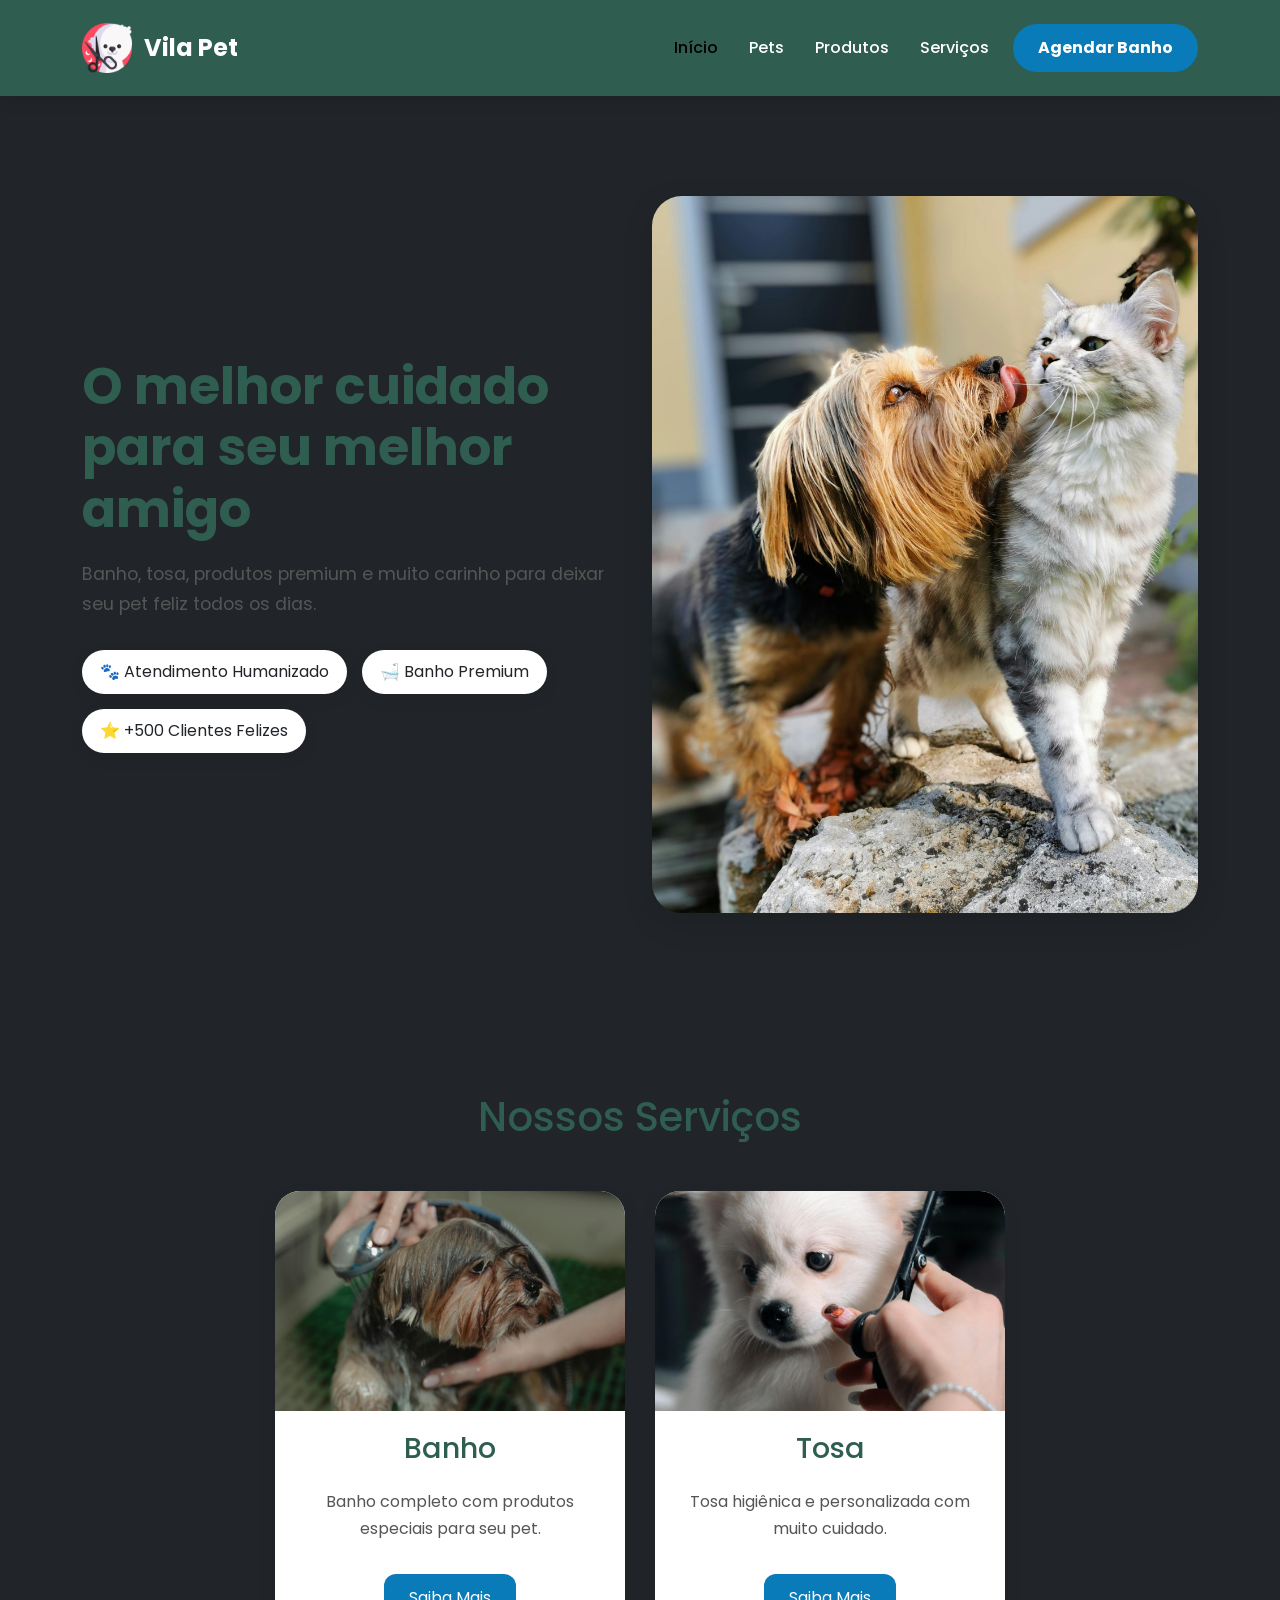
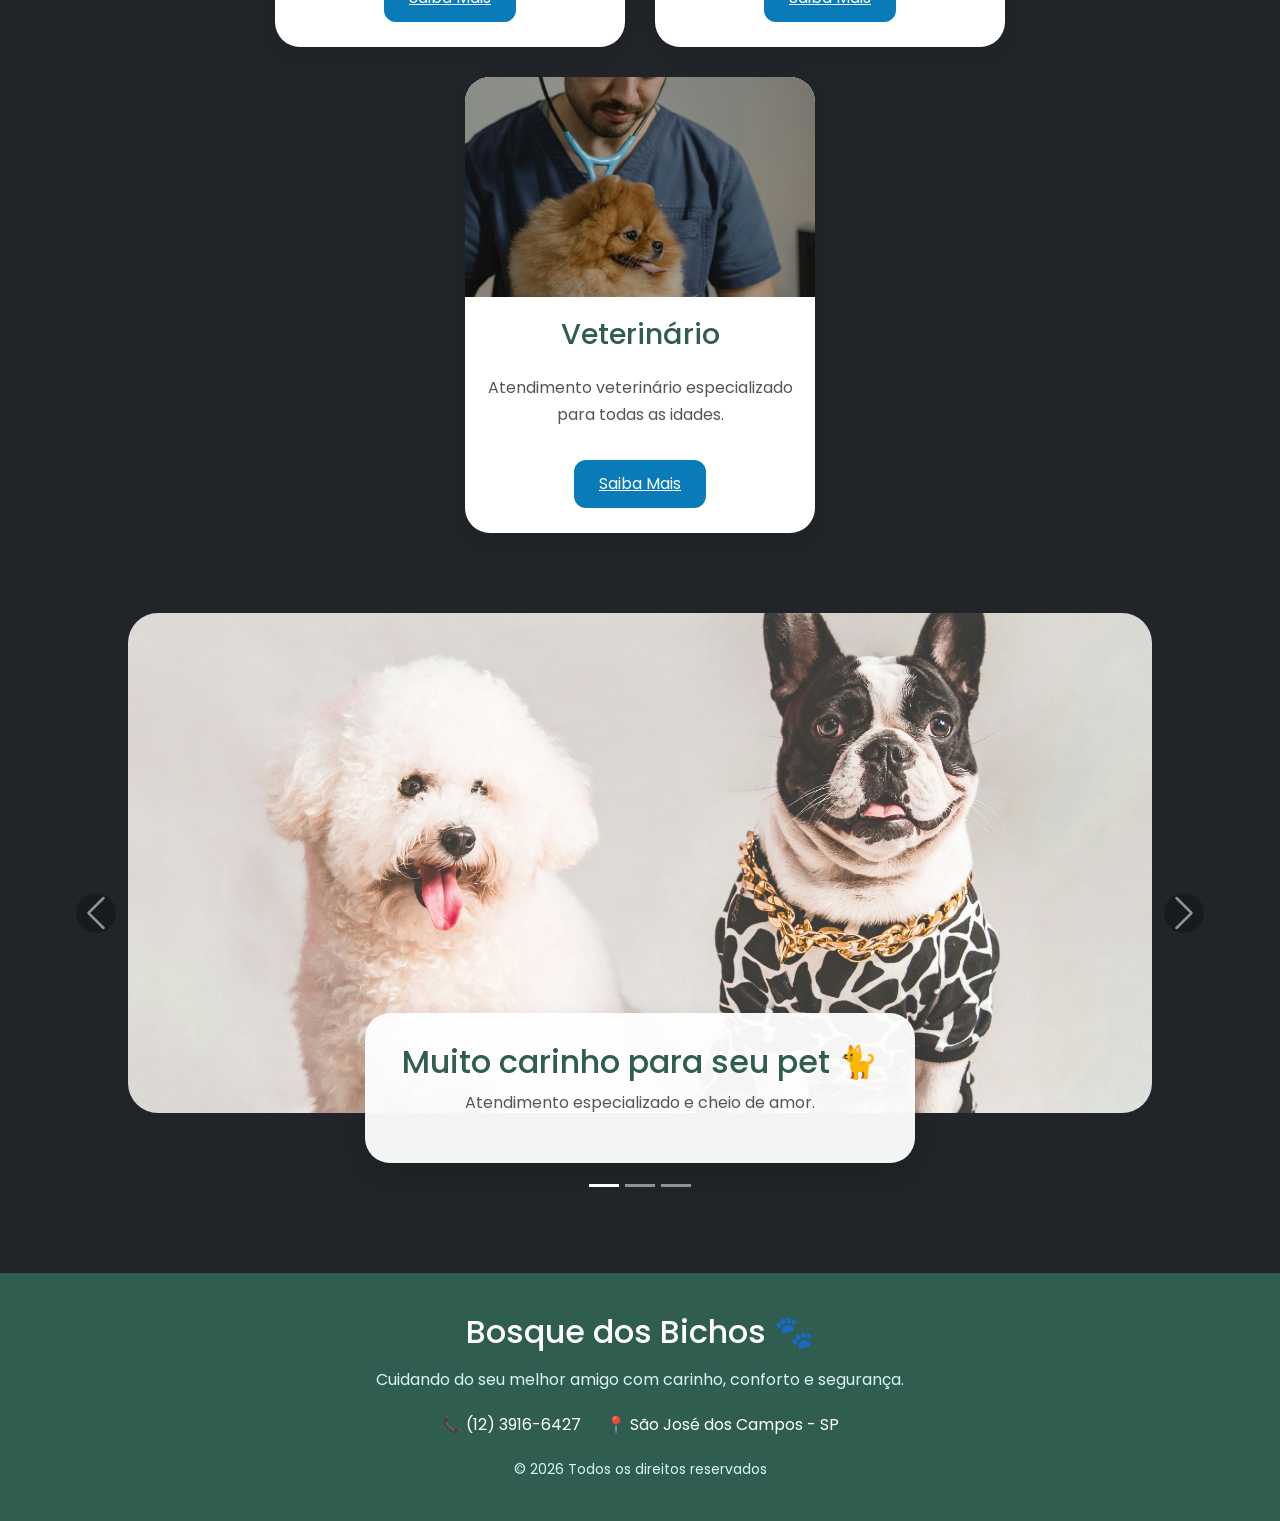
<file: index.html>
<!doctype html>
<html lang="pt-br">

<head>

  <!-- Home page -->

  <meta charset="utf-8">

  <meta name="viewport" content="width=device-width, initial-scale=1">

  <title>Bosque dos Bichos</title>

  <!-- BOOTSTRAP -->
  <link href="https://cdn.jsdelivr.net/npm/bootstrap@5.3.8/dist/css/bootstrap.min.css" rel="stylesheet">

  <!-- GOOGLE FONTS -->
  <link rel="preconnect" href="https://fonts.googleapis.com">

  <link rel="preconnect" href="https://fonts.gstatic.com" crossorigin>

  <link href="https://fonts.googleapis.com/css2?family=Poppins:wght@300;400;500;600;700&display=swap"
    rel="stylesheet">

  <!-- CSS -->
  <link rel="stylesheet" href="style.css">

</head>

<body>

  
  <!-- HEADER -->

  <header class="header-petshop">

    <nav class="navbar navbar-expand-lg">

      <div class="container">

        <!-- LOGO -->

        <a class="logo-petshop" href="index.html">

          <img src="img/corte-de-cabelo.png" alt="Logo Petshop">

          <span>
            Vila Pet
          </span>

        </a>

        <!-- MOBILE -->

        <button class="navbar-toggler"
          type="button"
          data-bs-toggle="collapse"
          data-bs-target="#menuPetshop">

          <span class="navbar-toggler-icon"></span>

        </button>

        <!-- MENU -->

        <div class="collapse navbar-collapse justify-content-end"
          id="menuPetshop">

          <ul class="navbar-nav align-items-center">

            <li class="nav-item">
              <!-- Home -->
              <a class="nav-link active-link" href="index.html">
                Início
              </a>
            </li>

            <li class="nav-item">
              <!-- Pets -->
              <a class="nav-link" href="pets.html">
                Pets
              </a>
            </li>

            <li class="nav-item">
              <!-- Products -->
              <a class="nav-link" href="produtos.html">
                Produtos
              </a>
            </li>

            <li class="nav-item">
              <!-- Services -->
              <a class="nav-link" href="servicos.html">
                Serviços
              </a>
            </li>

            <li class="nav-item ms-3">

              <!-- Schedule -->
              <button class="btn-agendar"
                data-bs-toggle="modal"
                data-bs-target="#modalPet">

                Agendar Banho 

              </button>

            </li>

          </ul>

        </div>

      </div>

    </nav>

  </header>

  <!-- HERO -->

  <section class="hero-petshop">

    <div class="container">

      <div class="row align-items-center">

        <!-- TEXT -->

        <div class="col-lg-6 hero-texto">

          <!-- Title -->
          <h1>
            O melhor cuidado para seu melhor amigo 
          </h1>

          <p>
            Banho, tosa, produtos premium e muito carinho
            para deixar seu pet feliz todos os dias.
          </p>

          <!-- BENEFITS -->
          <div class="hero-beneficios">

            <span>
              🐾 Atendimento Humanizado
            </span>

            <!-- Premium -->
            <span>
              🛁 Banho Premium
            </span>

            <!-- Happy -->
            <span>
              ⭐ +500 Clientes Felizes
            </span>

          </div>

        </div>

        <!-- IMAGE -->

        <div class="col-lg-6 hero-imagem">

          <img src="img/cachorro e gato.jpg" alt="Banner Petshop">

        </div>

      </div>

    </div>

  </section>

  <!-- SERVICES -->

  <section class="servicos">

    <h2>
      Nossos Serviços
    </h2>

    <!-- CARDS -->
    <div class="cards-servicos ">

      <!-- CARD 1 -->
      <div class="card-servico hidden-card">

        <!-- Image -->
        <img src="img/banho.jpg" alt="Banho">

        <!-- Title -->
        <h3>
          Banho
        </h3>

        <!-- Text -->
        <p>
          Banho completo com produtos especiais para seu pet.
        </p>

        <!-- Button -->
        <button>
         <a href="servicos.html"> Saiba Mais</a>
        </button>

      </div>

      <!-- CARD 2 -->
      <div class="card-servico hidden-card">

        <!-- Image -->
        <img src="img/TOSA.jpg" alt="Tosa">

        <!-- Title -->
        <h3>
          Tosa
        </h3>

        <!-- Text -->
        <p>
          Tosa higiênica e personalizada com muito cuidado.
        </p>

        <!-- Button -->
        <button>
         <a href="servicos.html"> Saiba Mais</a>
        </button>

      </div>

      <!-- CARD 3 -->
      <div class="card-servico hidden-card">

        <!-- Image -->
        <img src="img/vet-dog.jpg" alt="Veterinário">

        <!-- Title -->
        <h3>
          Veterinário
        </h3>

        <!-- Text -->
        <p>
          Atendimento veterinário especializado para todas as idades.
        </p>

        <!-- Button -->
        <button>
          <a href="servicos.html">Saiba Mais</a>
          
        </button>

      </div>

    </div>

  </section>

  <!-- CAROUSEL -->

  <section class="carrossel-petshop">

    <!-- Wrap -->
    <div id="carouselPetshop"
      class="carousel slide"
      data-bs-ride="carousel"
      data-bs-interval="3000">

      <!-- Dots -->

      <div class="carousel-indicators">

        <!-- 1 -->
        <button type="button"
          data-bs-target="#carouselPetshop"
          data-bs-slide-to="0"
          class="active">
        </button>

        <!-- 2 -->
        <button type="button"
          data-bs-target="#carouselPetshop"
          data-bs-slide-to="1">
        </button>

        <!-- 3 -->
        <button type="button"
          data-bs-target="#carouselPetshop"
          data-bs-slide-to="2">
        </button>

      </div>

      <!-- Slides -->

      <div class="carousel-inner">

        <!-- Slide 1 -->
        <div class="carousel-item active">

          <!-- Image -->
          <img src="img/carrossel1.jpg"
            class="imagem-carrossel"
            alt="Pet Feliz">

          <div class="carousel-caption">

            <!-- Title -->
            <h2>
              Muito carinho para seu pet 🐈
            </h2>

            <!-- Text -->
            <p>
              Atendimento especializado e cheio de amor.
            </p>

          </div>

        </div>

        <!-- Slide 2 -->
        <div class="carousel-item">

          <!-- Image -->
          <img src="img/carrossel2.jpg"
            class="imagem-carrossel"
            alt="Banho e Tosa">

          <!-- Caption -->
          <div class="carousel-caption">

            <!-- Title -->
            <h2>
              Banho & Tosa Premium ✂️
            </h2>

            <!-- Text -->
            <p>
              Seu melhor amigo limpo, cheiroso e feliz.
            </p>

          </div>

        </div>

        <!-- Slide 3 -->
        <div class="carousel-item">

          <!-- Image -->
          <img src="img/carrossel3.jpg"
            class="imagem-carrossel"
            alt="Produtos">

          <!-- Caption -->
          <div class="carousel-caption">

            <!-- Title -->
            <h2>
              Produtos de Qualidade 🦴
            </h2>

            <!-- Text -->
            <p>
              Tudo que seu pet precisa em um só lugar.
            </p>

          </div>

        </div>

      </div>

      <!-- Prev -->

      <button class="carousel-control-prev"
        type="button"
        data-bs-target="#carouselPetshop"
        data-bs-slide="prev">

        <!-- Left -->
        <span class="carousel-control-prev-icon"></span>

      </button>

      <!-- Next -->

      <button class="carousel-control-next"
        type="button"
        data-bs-target="#carouselPetshop"
        data-bs-slide="next">

        <!-- Right -->
        <span class="carousel-control-next-icon"></span>

      </button>

    </div>

  </section>

<!-- FOOTER -->

  <footer class="footer-petshop">

    <!-- Wrap -->
    <div class="container">

      <!-- Name -->
      <h3>
        Bosque dos Bichos 🐾
      </h3>

      <!-- Slogan -->
      <p>
        Cuidando do seu melhor amigo com carinho,
        conforto e segurança.
      </p>

      <!-- Contact -->
      <div class="footer-contato">

        <!-- Phone -->
        <span>
          📞 (12) 3916-6427
        </span>

        <!-- Location -->
        <span>
          📍 São José dos Campos - SP
        </span>

      </div>

      <!-- Copyright -->
      <small>
        © 2026 Todos os direitos reservados
      </small>

    </div>

  </footer>

  <!-- MODAL -->

  <div class="modal fade"
    id="modalPet"
    tabindex="-1">

    <!-- Dialog -->
    <div class="modal-dialog modal-dialog-centered">

      <!-- Content -->
      <div class="modal-content">

        <!-- Header -->

        <div class="modal-header">

          <!-- Title -->
          <h2 class="modal-title">
            Agendar Banho 🐶
          </h2>

          <!-- Close -->
          <button type="button"
            class="btn-close"
            data-bs-dismiss="modal">
          </button>

        </div>

        <!-- Body -->

        <div class="modal-body">

          <!-- Name -->
          <input type="text"
            class="form-control mb-3"
            placeholder="Nome do pet">

          <!-- Breed -->
          <input type="text"
            class="form-control mb-3"
            placeholder="Raça do pet">

          <!-- Phone -->
          <input type="tel"
            class="form-control mb-3"
            placeholder="Telefone do responsável">

          <!-- Size -->
          <select class="form-select mb-3">

            <option>
              Porte do pet
            </option>

            <!-- Small -->
            <option>
              Pequeno
            </option>

            <!-- Medium -->
            <option>
              Médio
            </option>

            <!-- Large -->
            <option>
              Grande
            </option>

          </select>

          <!-- Service -->

          <select class="form-select mb-3">

            <option>
              Escolha um serviço
            </option>

            <!-- Bath -->
            <option>
              Banho
            </option>

            <!-- Bath & Groom -->
            <option>
              Banho e Tosa
            </option>

            <!-- Vet -->
            <option>
              Consulta Veterinária
            </option>

          </select>

          <!-- Date -->

          <input type="date"
            class="form-control mb-3">

          <!-- Time -->

          <select class="form-select mb-3">

            <option>
              Escolha um horário
            </option>

            <!-- 09:00 -->
            <option>
              09:00
            </option>

            <!-- 10:30 -->
            <option>
              10:30
            </option>

            <!-- 13:00 -->
            <option>
              13:00
            </option>

            <!-- 15:30 -->
            <option>
              15:30
            </option>

            <!-- 17:00 -->
            <option>
              17:00
            </option>

          </select>

          <!-- Notes -->

          <!-- Notes -->
          <textarea class="form-control"
            rows="4"
            placeholder="Observações sobre o pet"></textarea>

        </div>

        <!-- Footer -->

        <div class="modal-footer">

          <!-- Confirm -->
          <button class="btn-modal"
            onclick="agendarPet()">

            Confirmar Agendamento

          </button>

        </div>

      </div>

    </div>

  </div>

  <!-- Bootstrap -->

  <script src="https://cdn.jsdelivr.net/npm/bootstrap@5.3.8/dist/js/bootstrap.bundle.min.js"></script>

  <!-- Script -->

  <script src="js/script.js"></script>

</body>

</html>
  <script src="https://cdn.jsdelivr.net/npm/bootstrap@5.3.8/dist/js/bootstrap.bundle.min.js"></script>
  <script src="js/script.js"></script>

</body>

</html>
</file>
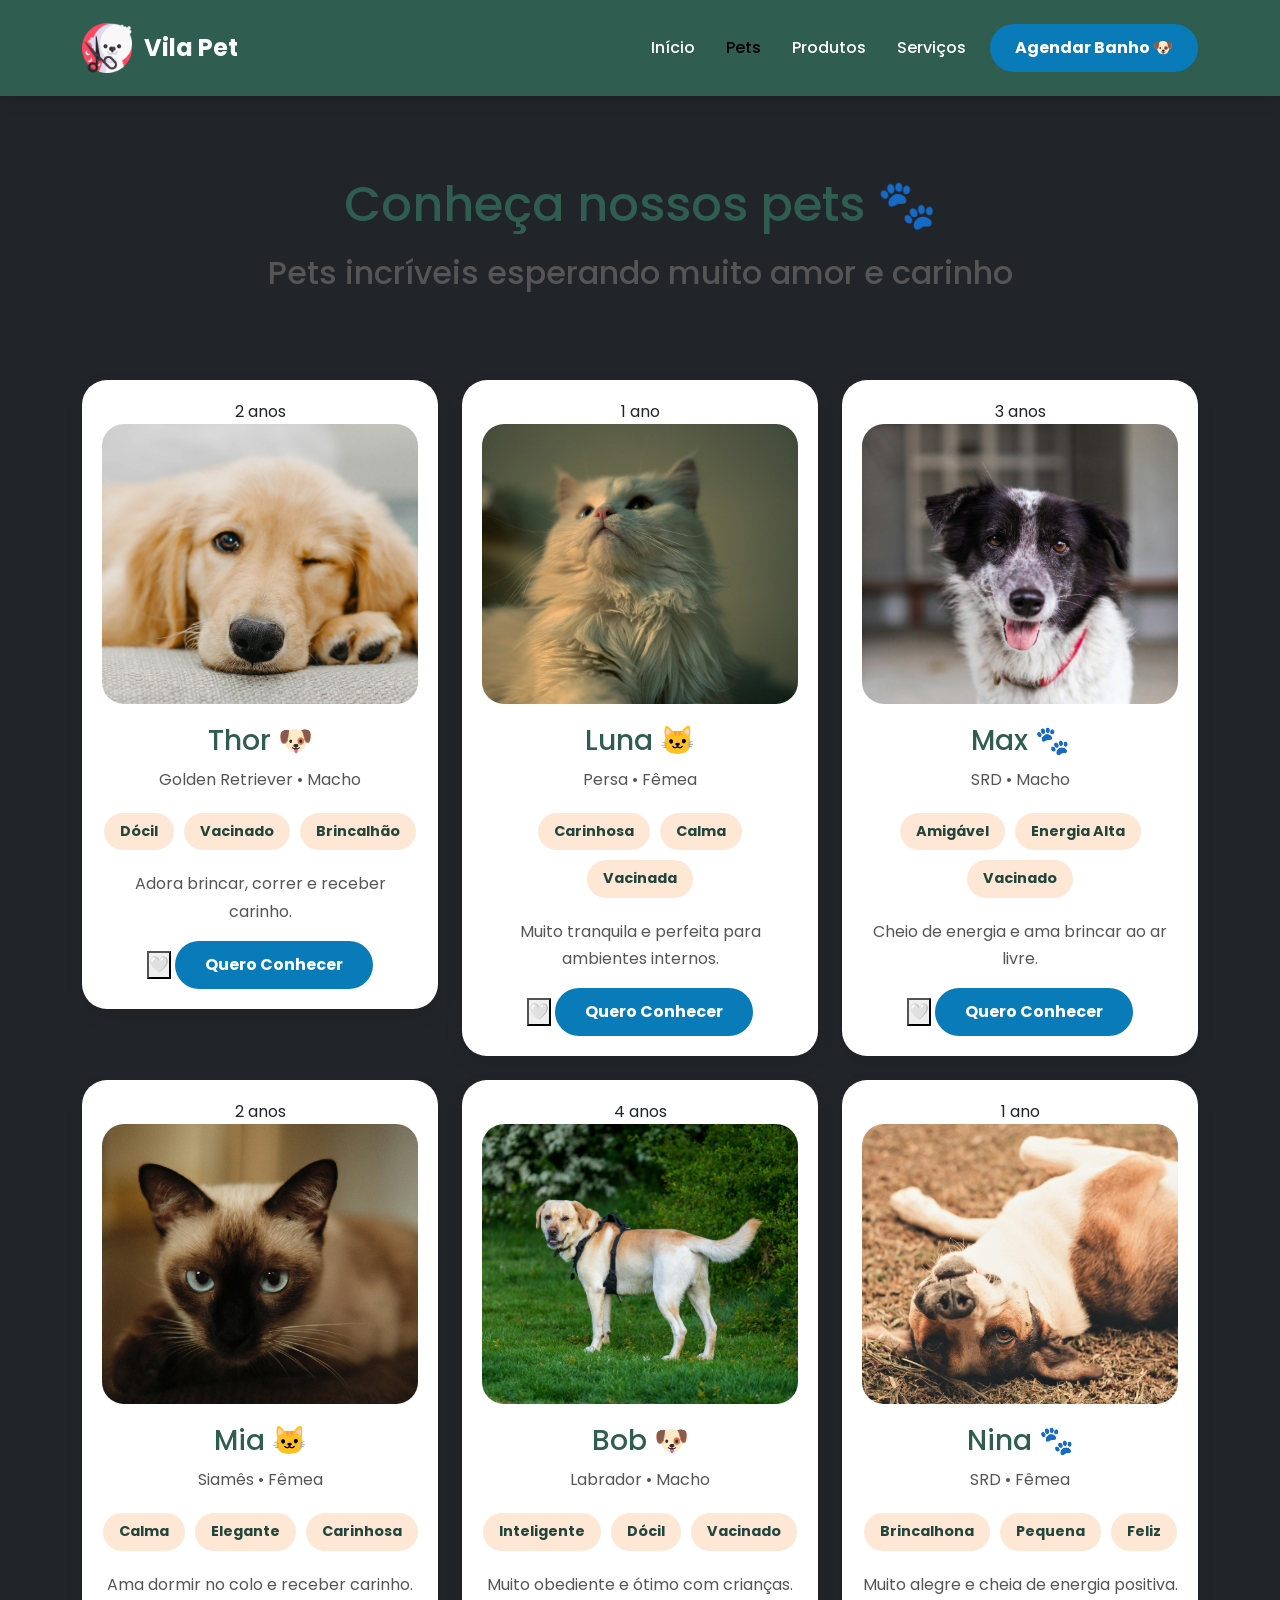
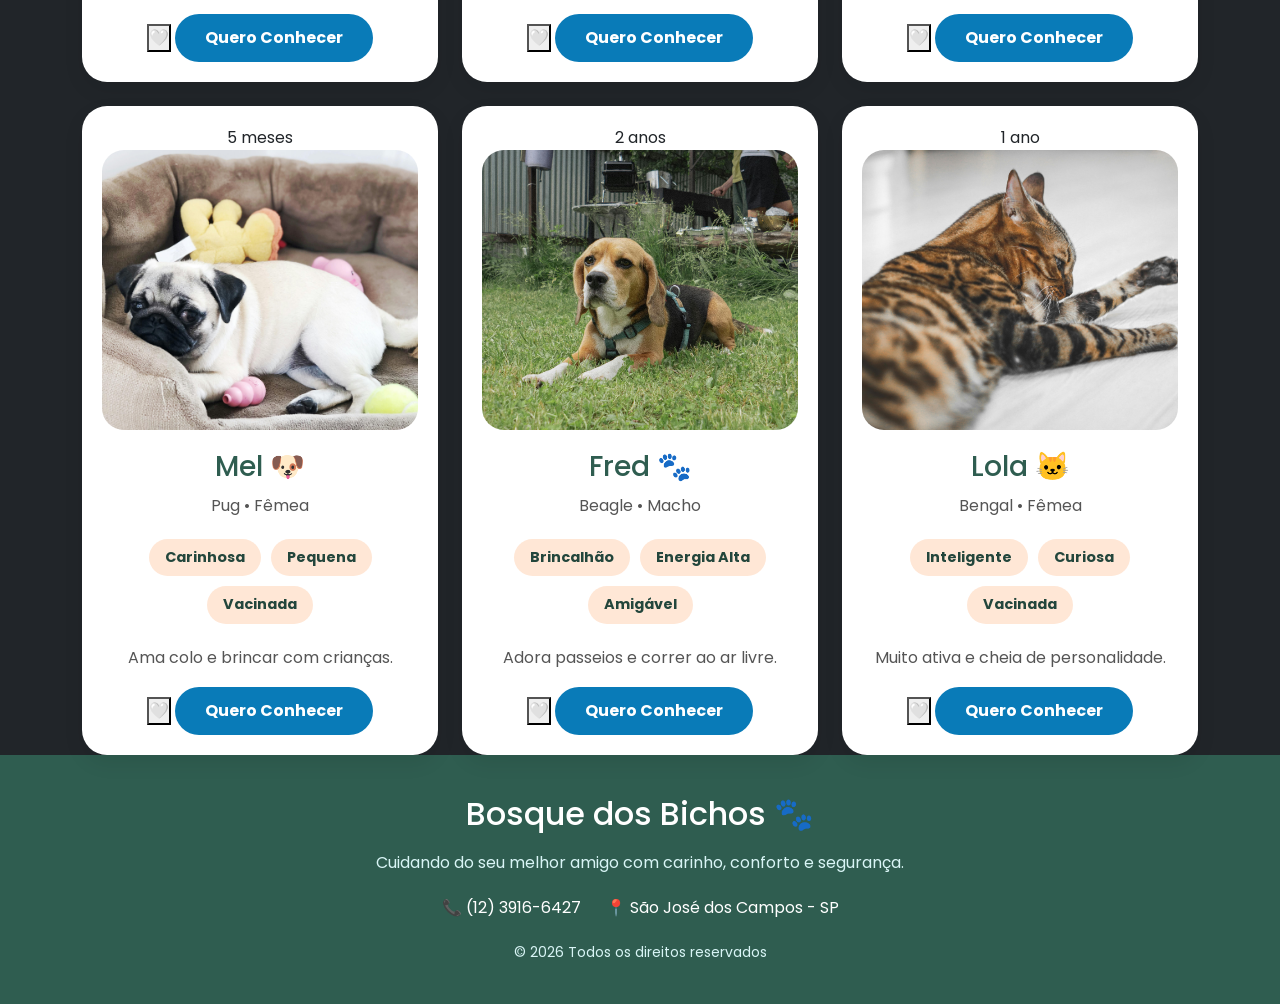
<file: pets.html>
<!DOCTYPE html>
<html lang="pt-br">

<head>

  
  <meta charset="UTF-8">
  <meta name="viewport" content="width=device-width, initial-scale=1.0">

 
  <title>Pets | Bosque dos Bichos</title>

 
  <link href="https://cdn.jsdelivr.net/npm/bootstrap@5.3.8/dist/css/bootstrap.min.css" rel="stylesheet">

  
  <link rel="preconnect" href="https://fonts.googleapis.com">

  <link rel="preconnect" href="https://fonts.gstatic.com" crossorigin>

  <link href="https://fonts.googleapis.com/css2?family=Poppins:wght@300;400;500;600;700&display=swap" rel="stylesheet">

 
  <link rel="stylesheet" href="style.css">

</head>

<body>

 

  
  <header class="header-petshop">

    <nav class="navbar navbar-expand-lg">

      <div class="container">

        <!-- LOGO -->
        <a class="logo-petshop" href="index.html">

          <img src="img/corte-de-cabelo.png" alt="Logo Petshop">

          <span>
            Vila Pet
          </span>

        </a>

       

        <!-- MENU -->
        <div class="collapse navbar-collapse justify-content-end" id="menuPetshop">

          <ul class="navbar-nav align-items-center">

            <li class="nav-item">
              <!-- Home -->
              <a class="nav-link" href="index.html">
                Início
              </a>
            </li>

            <li class="nav-item">
              <!-- Pets -->
              <a class="nav-link active-link" href="pets.html">
                Pets
              </a>
            </li>

            <li class="nav-item">
              <!-- Products -->
              <a class="nav-link" href="produtos.html">
                Produtos
              </a>
            </li>

            <li class="nav-item">
              <!-- Services -->
              <a class="nav-link" href="servicos.html">
                Serviços
              </a>
            </li>

            <li class="nav-item ms-lg-3 mt-3 mt-lg-0">

              <button class="btn-agendar" data-bs-toggle="modal" data-bs-target="#modalPet">

                Agendar Banho 🐶

              </button>

            </li>

          </ul>

        </div>

      </div>

    </nav>

  </header>

  <!-- HERO -->

  <section class="hero-pets">

    <!-- Wrap -->
    <div class="container">

      <!-- Text -->
      <div class="hero-pets-texto">

        <!-- Title -->
        <h1>
          Conheça nossos pets 🐾
        </h1>

        <!-- Subtitle -->
        <h2> 
          Pets incríveis esperando muito amor e carinho
        </h2>

      </div>

    </div>

  </section>

  <!-- PETS -->

  <section class="pagina-pets">

    <!-- Wrap -->
    <div class="container">

      <!-- Grid -->
      <div class="row g-4">

        <!-- PET 1 -->

        <div class="col-lg-4 col-md-6">

          <!-- Card -->
          <div class="card-pet hidden-card">

            <!-- Age -->
            <div class="idade-pet">
              2 anos
            </div>

            <!-- Image -->
            <img src="img/pet1.jpg" alt="Thor">

            <!-- Info -->
            <div class="conteudo-pet">

              <!-- Name -->
              <h3>
                Thor 🐶
              </h3>

              <p class="info-pet">
                Golden Retriever • Macho
              </p>

              <div class="tags-pet">

                <span>Dócil</span>
                <span>Vacinado</span>
                <span>Brincalhão</span>

              </div>

              <p class="descricao-pet">
                Adora brincar, correr e receber carinho.
              </p>

              <div class="rodape-card">

                <button class="btn-favorito">
                  🤍
                </button>

                <button class="btn-adotar">
                  Quero Conhecer
                </button>

              </div>

            </div>

          </div>

        </div>

        <!-- PET 2 -->
        <div class="col-lg-4 col-md-6">

          <div class="card-pet hidden-card">

            <div class="idade-pet">
              1 ano
            </div>

            <img src="img/gatopersa.jpg" alt="Luna">

            <div class="conteudo-pet">

              <h3>
                Luna 🐱
              </h3>

              <p class="info-pet">
                Persa • Fêmea
              </p>

              <div class="tags-pet">

                <span>Carinhosa</span>
                <span>Calma</span>
                <span>Vacinada</span>

              </div>

              <p class="descricao-pet">
                Muito tranquila e perfeita para ambientes internos.
              </p>

              <div class="rodape-card">

                <button class="btn-favorito">
                  🤍
                </button>

                <button class="btn-adotar">
                  Quero Conhecer
                </button>

              </div>

            </div>

          </div>

        </div>

        <!-- PET 3 -->
        <div class="col-lg-4 col-md-6">

          <div class="card-pet hidden-card">

            <div class="idade-pet">
              3 anos
            </div>

            <img src="img/viralata.jpg" alt="Max">

            <div class="conteudo-pet">

              <h3>
                Max 🐾
              </h3>

              <p class="info-pet">
                SRD • Macho
              </p>

              <div class="tags-pet">

                <span>Amigável</span>
                <span>Energia Alta</span>
                <span>Vacinado</span>

              </div>

              <p class="descricao-pet">
                Cheio de energia e ama brincar ao ar livre.
              </p>

              <div class="rodape-card">

                <button class="btn-favorito">
                  🤍
                </button>

                <button class="btn-adotar">
                  Quero Conhecer
                </button>

              </div>

            </div>

          </div>

        </div>

        <!-- PET 4 -->
        <div class="col-lg-4 col-md-6">

          <div class="card-pet hidden-card">

            <div class="idade-pet">
              2 anos
            </div>

            <img src="img/siames.jpg" alt="Mia">

            <div class="conteudo-pet">

              <h3>
                Mia 🐱
              </h3>

              <p class="info-pet">
                Siamês • Fêmea
              </p>

              <div class="tags-pet">

                <span>Calma</span>
                <span>Elegante</span>
                <span>Carinhosa</span>

              </div>

              <p class="descricao-pet">
                Ama dormir no colo e receber carinho.
              </p>

              <div class="rodape-card">

                <button class="btn-favorito">
                  🤍
                </button>

                <button class="btn-adotar">
                  Quero Conhecer
                </button>

              </div>

            </div>

          </div>

        </div>

        <!-- PET 5 -->
        <div class="col-lg-4 col-md-6">

          <div class="card-pet hidden-card">

            <div class="idade-pet">
              4 anos
            </div>

            <img src="img/labrador.jpg" alt="Bob">

            <div class="conteudo-pet">

              <h3>
                Bob 🐶
              </h3>

              <p class="info-pet">
                Labrador • Macho
              </p>

              <div class="tags-pet">

                <span>Inteligente</span>
                <span>Dócil</span>
                <span>Vacinado</span>

              </div>

              <p class="descricao-pet">
                Muito obediente e ótimo com crianças.
              </p>

              <div class="rodape-card">

                <button class="btn-favorito">
                  🤍
                </button>

                <button class="btn-adotar">
                  Quero Conhecer
                </button>

              </div>

            </div>

          </div>

        </div>

        <!-- PET 6 -->
        <div class="col-lg-4 col-md-6">

          <div class="card-pet hidden-card">

            <div class="idade-pet">
              1 ano
            </div>

            <img src="img/srd-femea.jpg" alt="Nina">

            <div class="conteudo-pet">

              <h3>
                Nina 🐾
              </h3>

              <p class="info-pet">
                SRD • Fêmea
              </p>

              <div class="tags-pet">

                <span>Brincalhona</span>
                <span>Pequena</span>
                <span>Feliz</span>

              </div>

              <p class="descricao-pet">
                Muito alegre e cheia de energia positiva.
              </p>

              <div class="rodape-card">

                <button class="btn-favorito">
                  🤍
                </button>

                <button class="btn-adotar">
                  Quero Conhecer
                </button>

              </div>

            </div>

          </div>

        </div>

        <!-- PET 7 -->
        <div class="col-lg-4 col-md-6">

          <div class="card-pet hidden-card">

            <div class="idade-pet">
              5 meses
            </div>

            <img src="img/pug-femea.jpg" alt="Mel">

            <div class="conteudo-pet">

              <h3>
                Mel 🐶
              </h3>

              <p class="info-pet">
                Pug • Fêmea
              </p>

              <div class="tags-pet">

                <span>Carinhosa</span>
                <span>Pequena</span>
                <span>Vacinada</span>

              </div>

              <p class="descricao-pet">
                Ama colo e brincar com crianças.
              </p>

              <div class="rodape-card">

                <button class="btn-favorito">
                  🤍
                </button>

                <button class="btn-adotar">
                  Quero Conhecer
                </button>

              </div>

            </div>

          </div>

        </div>

        <!-- PET 8 -->
        <div class="col-lg-4 col-md-6">

          <div class="card-pet hidden-card">

            <div class="idade-pet">
              2 anos
            </div>

            <img src="img/beagle.jpg" alt="Fred">

            <div class="conteudo-pet">

              <h3>
                Fred 🐾
              </h3>

              <p class="info-pet">
                Beagle • Macho
              </p>

              <div class="tags-pet">

                <span>Brincalhão</span>
                <span>Energia Alta</span>
                <span>Amigável</span>

              </div>

              <p class="descricao-pet">
                Adora passeios e correr ao ar livre.
              </p>

              <div class="rodape-card">

                <button class="btn-favorito">
                  🤍
                </button>

                <button class="btn-adotar">
                  Quero Conhecer
                </button>

              </div>

            </div>

          </div>

        </div>

        <!-- PET 9 -->
        <div class="col-lg-4 col-md-6">

          <div class="card-pet hidden-card">

            <div class="idade-pet">
              1 ano
            </div>

            <img src="img/bengal.jpg" alt="Lola">

            <div class="conteudo-pet">

              <h3>
                Lola 🐱
              </h3>

              <p class="info-pet">
                Bengal • Fêmea
              </p>

              <div class="tags-pet">

                <span>Inteligente</span>
                <span>Curiosa</span>
                <span>Vacinada</span>

              </div>

              <p class="descricao-pet">
                Muito ativa e cheia de personalidade.
              </p>

              <div class="rodape-card">

                <button class="btn-favorito">
                  🤍
                </button>

                <button class="btn-adotar">
                  Quero Conhecer
                </button>

              </div>

            </div>

          </div>

        </div>

      </div>

    </div>

  </section>

  <!-- FOOTER -->
  <footer class="footer-petshop">

    <div class="container">

      <h3>
        Bosque dos Bichos 🐾
      </h3>

      <p>
        Cuidando do seu melhor amigo com carinho,
        conforto e segurança.
      </p>

      <div class="footer-contato">

        <span>
          📞 (12) 3916-6427
        </span>

        <span>
          📍 São José dos Campos - SP
        </span>

      </div>

      <small>
        © 2026 Todos os direitos reservados
      </small>

    </div>

  </footer>

  <!-- MODAL -->
   <div class="modal fade"
    id="modalPet"
    tabindex="-1">

    <div class="modal-dialog modal-dialog-centered">

      <div class="modal-content">

        <!-- HEADER -->

        <div class="modal-header">

          <h2 class="modal-title">
            Agendar Banho 🐶
          </h2>

          <button type="button"
            class="btn-close"
            data-bs-dismiss="modal">
          </button>

        </div>

        <!-- BODY -->

        <div class="modal-body">

          <!-- NOME -->

          <!-- Name -->
          <input type="text"
            class="form-control mb-3"
            placeholder="Nome do pet">

          <!-- Breed -->
          <input type="text"
            class="form-control mb-3"
            placeholder="Raça do pet">

          <!-- TELEFONE -->

          <input type="tel"
            class="form-control mb-3"
            placeholder="Telefone do responsável">

          <!-- PORTE -->

          <select class="form-select mb-3">

            <option>
              Porte do pet
            </option>

            <option>
              Pequeno
            </option>

            <option>
              Médio
            </option>

            <option>
              Grande
            </option>

          </select>

          <!-- SERVIÇO -->

          <select class="form-select mb-3">

            <option>
              Escolha um serviço
            </option>

            <option>
              Banho
            </option>

            <option>
              Banho e Tosa
            </option>

            <option>
              Consulta Veterinária
            </option>

          </select>

          <!-- DATA -->

          <input type="date"
            class="form-control mb-3">

          <!-- HORÁRIO -->

          <select class="form-select mb-3">

            <option>
              Escolha um horário
            </option>

            <option>
              09:00
            </option>

            <option>
              10:30
            </option>

            <option>
              13:00
            </option>

            <option>
              15:30
            </option>

            <option>
              17:00
            </option>

          </select>

          <!-- OBSERVAÇÕES -->

          <textarea class="form-control"
            rows="4"
            placeholder="Observações sobre o pet"></textarea>

        </div>

        <!-- FOOTER -->

        <div class="modal-footer">

          <button class="btn-modal"
            onclick="agendarPet()">

            Confirmar Agendamento

          </button>

        </div>

      </div>

    </div>

  </div>
  <script src="https://cdn.jsdelivr.net/npm/bootstrap@5.3.8/dist/js/bootstrap.bundle.min.js"></script>
  <script src="js/script.js"></script>

</body>

</html>
</file>
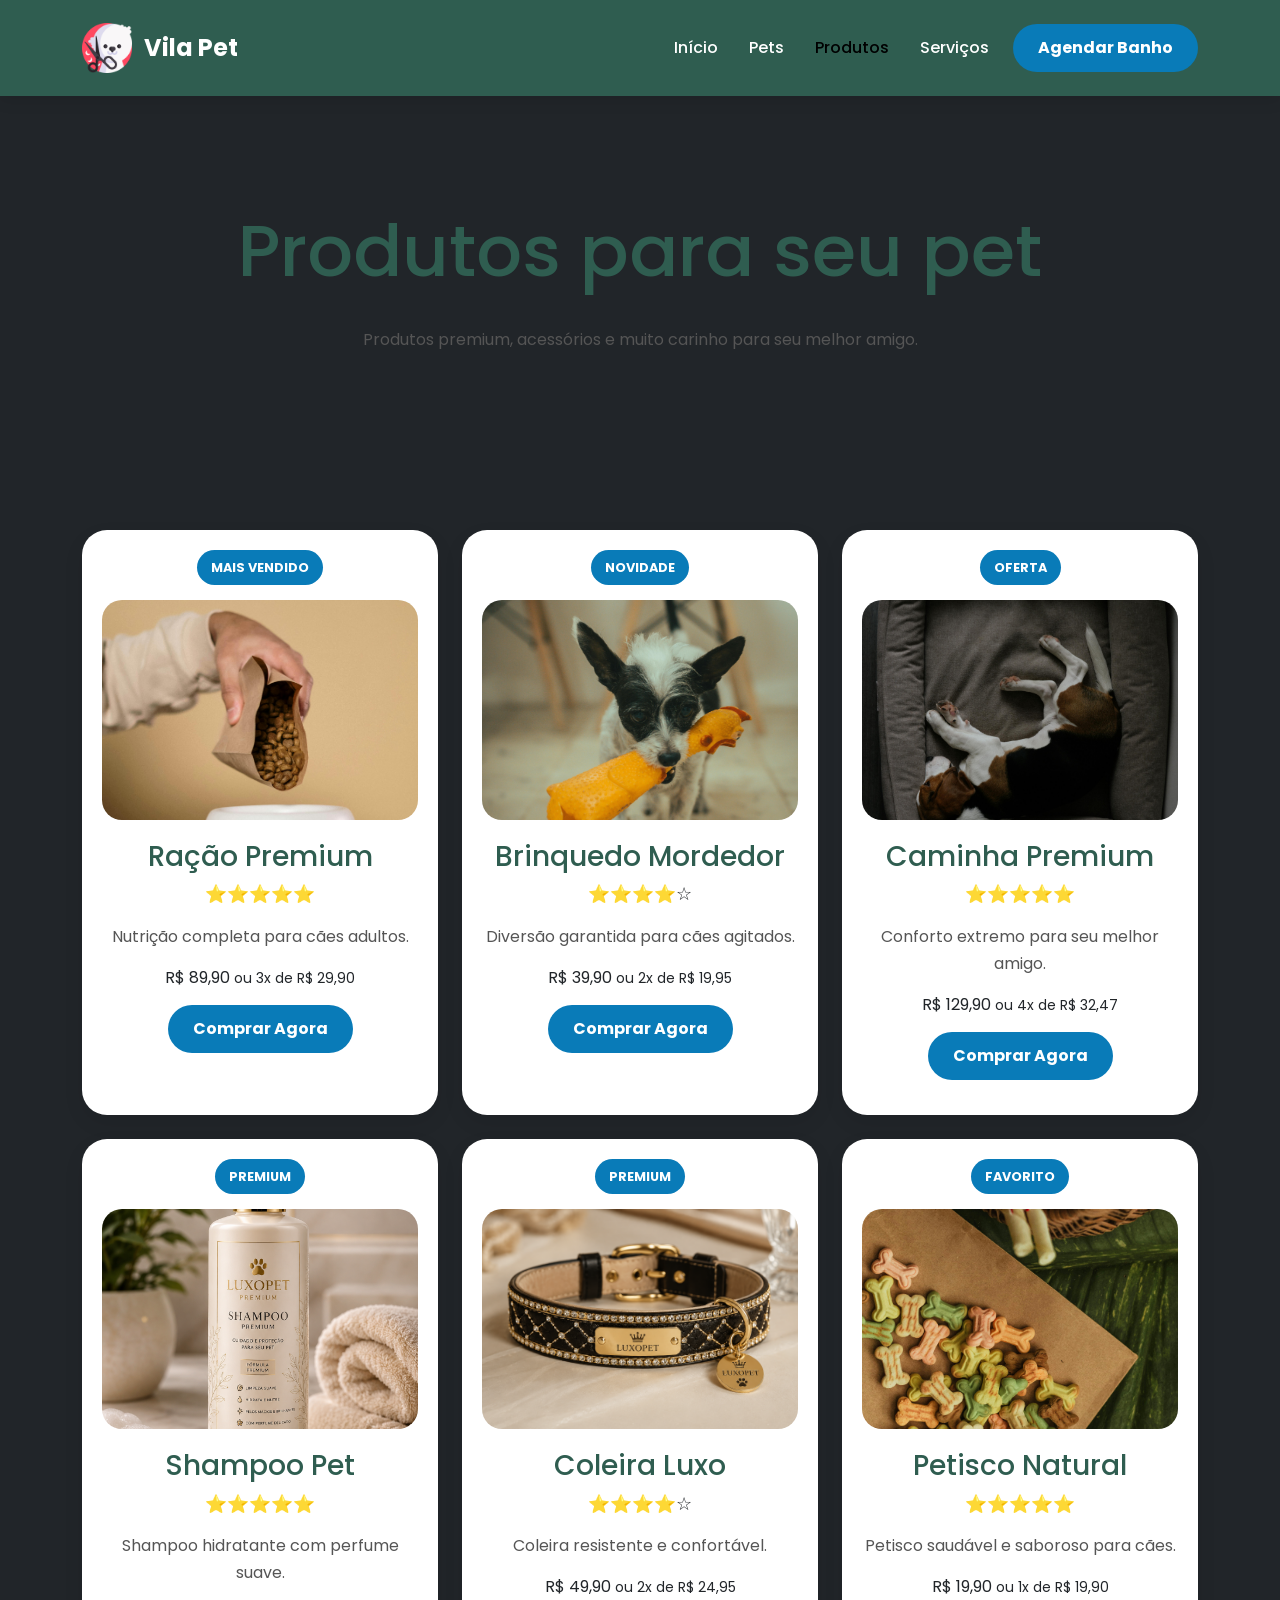
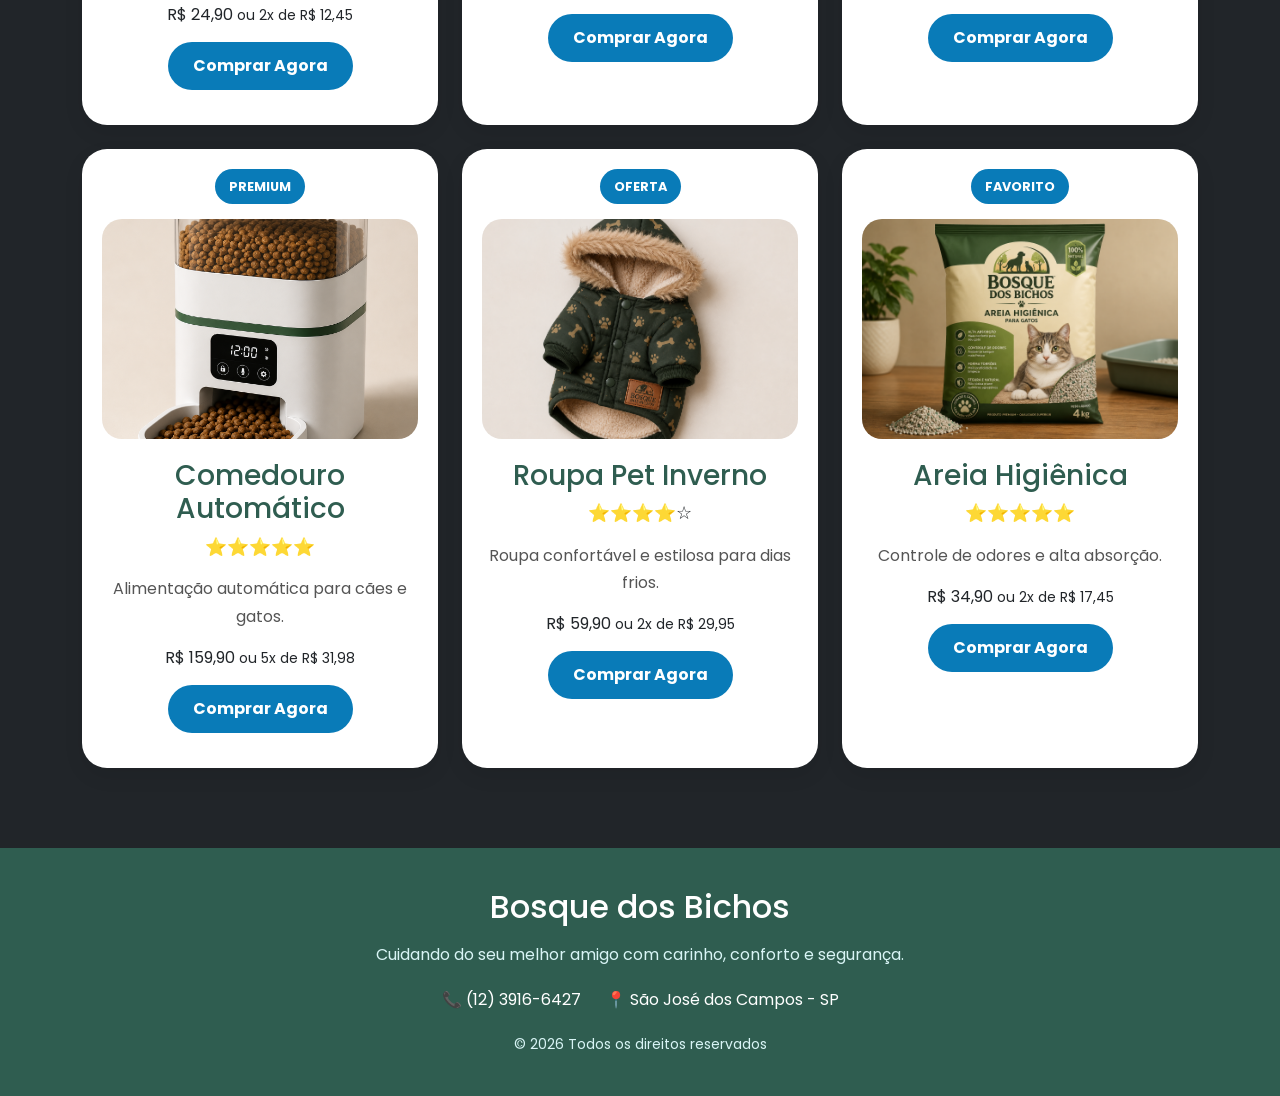
<file: produtos.html>
<!DOCTYPE html>
<html lang="pt-br">

<head>

  <!-- Products page -->
  <meta charset="UTF-8">

  <meta name="viewport" content="width=device-width, initial-scale=1.0">

  <!-- TÍTULO -->
  <title>Produtos | Bosque dos Bichos</title>

  <!-- BOOTSTRAP -->
  <link href="https://cdn.jsdelivr.net/npm/bootstrap@5.3.8/dist/css/bootstrap.min.css" rel="stylesheet">

  <!-- GOOGLE FONTS -->
  <link rel="preconnect" href="https://fonts.googleapis.com">

  <link rel="preconnect" href="https://fonts.gstatic.com" crossorigin>

  <link href="https://fonts.googleapis.com/css2?family=Poppins:wght@300;400;500;600;700&display=swap"
    rel="stylesheet">

  <!-- CSS -->
  <link rel="stylesheet" href="style.css">

</head>

<body>

 

  
  <header class="header-petshop">

    <nav class="navbar navbar-expand-lg">

      <div class="container">

        <!-- LOGO -->
        <a class="logo-petshop" href="index.html">

          <img src="img/corte-de-cabelo.png" alt="Logo Petshop">

          <span>
           Vila Pet
          </span>

        </a>

        <!-- BOTÃO MOBILE -->
        <button class="navbar-toggler"
          type="button"
          data-bs-toggle="collapse"
          data-bs-target="#menuPetshop">

          <span class="navbar-toggler-icon"></span>

        </button>

        <!-- MENU -->
        <div class="collapse navbar-collapse justify-content-end"
          id="menuPetshop">

          <ul class="navbar-nav align-items-center">

            <li class="nav-item">
              <a class="nav-link" href="index.html">
                Início
              </a>
            </li>

            <li class="nav-item">
              <a class="nav-link" href="pets.html">
                Pets
              </a>
            </li>

            <li class="nav-item">
              <a class="nav-link active-link" href="produtos.html">
                Produtos
              </a>
            </li>

            <li class="nav-item">
              <a class="nav-link" href="servicos.html">
                Serviços
              </a>
            </li>

            <li class="nav-item ms-lg-3 mt-3 mt-lg-0">

              <button class="btn-agendar"
                data-bs-toggle="modal"
                data-bs-target="#modalPet">

                Agendar Banho 

              </button>

            </li>

          </ul>

        </div>

      </div>

    </nav>

  </header>

  

  <section class="banner-servicos">

    
    <div class="container">

      
      <h1>
        Produtos para seu pet 
      </h1>

      
      <p>
        Produtos premium, acessórios e muito carinho para seu melhor amigo.
      </p>

    </div>

  </section>

  <!-- PRODUCTS -->

  <section class="pagina-produtos">

    
    <div class="container">

     
      <div class="row g-4">

        

        <div class="col-lg-4 col-md-6">

         
          <div class="card-produto hidden-card">

            
            <div class="badge-produto">
              MAIS VENDIDO
            </div>

          
            <img src="img/raçao.jpg" alt="Ração Premium">

           
            <h3>
              Ração Premium
            </h3>

            <div class="avaliacao-produto">
              ⭐⭐⭐⭐⭐
            </div>

            <p>
              Nutrição completa para cães adultos.
            </p>

            <span class="preco-produto">
              R$ 89,90
            </span>

            <small>
              ou 3x de R$ 29,90
            </small>

            <button class="btn-comprar">
              Comprar Agora
            </button>

          </div>

        </div>

        <!-- PRODUTO 2 -->
        <div class="col-lg-4 col-md-6">

          <div class="card-produto hidden-card">

            <div class="badge-produto">
              NOVIDADE
            </div>

            <img src="img/brinquedo_mordedor.jpg" alt="Brinquedo">

            <h3>
              Brinquedo Mordedor
            </h3>

            <div class="avaliacao-produto">
              ⭐⭐⭐⭐☆
            </div>

            <p>
              Diversão garantida para cães agitados.
            </p>

            <span class="preco-produto">
              R$ 39,90
            </span>

            <small>
              ou 2x de R$ 19,95
            </small>

            <button class="btn-comprar">
              Comprar Agora
            </button>

          </div>

        </div>

        <!-- PRODUTO 3 -->
        <div class="col-lg-4 col-md-6">

          <div class="card-produto hidden-card">

            <div class="badge-produto">
              OFERTA
            </div>

            <img src="img/caminha.jpg" alt="Caminha">

            <h3>
              Caminha Premium
            </h3>

            <div class="avaliacao-produto">
              ⭐⭐⭐⭐⭐
            </div>

            <p>
              Conforto extremo para seu melhor amigo.
            </p>

            <span class="preco-produto">
              R$ 129,90
            </span>

            <small>
              ou 4x de R$ 32,47
            </small>

            <button class="btn-comprar">
              Comprar Agora
            </button>

          </div>

        </div>

        <!-- PRODUTO 4 -->
        <div class="col-lg-4 col-md-6">

          <div class="card-produto hidden-card">

            <div class="badge-produto">
              PREMIUM
            </div>

            <img src="img/shampoo-pet.webp" alt="Shampoo">

            <h3>
              Shampoo Pet
            </h3>

            <div class="avaliacao-produto">
              ⭐⭐⭐⭐⭐
            </div>

            <p>
              Shampoo hidratante com perfume suave.
            </p>

            <span class="preco-produto">
              R$ 24,90
            </span>

            <small>
              ou 2x de R$ 12,45
            </small>

            <button class="btn-comprar">
              Comprar Agora
            </button>

          </div>

        </div>

        <!-- PRODUTO 5 -->
        <div class="col-lg-4 col-md-6">

          <div class="card-produto hidden-card">

            <div class="badge-produto">
              PREMIUM
            </div>

            <img src="img/coleira.png" alt="Coleira">

            <h3>
              Coleira Luxo
            </h3>

            <div class="avaliacao-produto">
              ⭐⭐⭐⭐☆
            </div>

            <p>
              Coleira resistente e confortável.
            </p>

            <span class="preco-produto">
              R$ 49,90
            </span>

            <small>
              ou 2x de R$ 24,95
            </small>

            <button class="btn-comprar">
              Comprar Agora
            </button>

          </div>

        </div>

        <!-- PRODUTO 6 -->
        <div class="col-lg-4 col-md-6">

          <div class="card-produto hidden-card">

            <div class="badge-produto">
              FAVORITO
            </div>

            <img src="img/petisco.jpg" alt="Petisco">

            <h3>
              Petisco Natural
            </h3>

            <div class="avaliacao-produto">
              ⭐⭐⭐⭐⭐
            </div>

            <p>
              Petisco saudável e saboroso para cães.
            </p>

            <span class="preco-produto">
              R$ 19,90
            </span>

            <small>
              ou 1x de R$ 19,90
            </small>

            <button class="btn-comprar">
              Comprar Agora
            </button>

          </div>

        </div>

        <!-- PRODUTO 7 -->
        <div class="col-lg-4 col-md-6">

          <div class="card-produto hidden-card">

            <div class="badge-produto">
              PREMIUM
            </div>

            <img src="img/comedouro.png" alt="Comedouro">

            <h3>
              Comedouro Automático
            </h3>

            <div class="avaliacao-produto">
              ⭐⭐⭐⭐⭐
            </div>

            <p>
              Alimentação automática para cães e gatos.
            </p>

            <span class="preco-produto">
              R$ 159,90
            </span>

            <small>
              ou 5x de R$ 31,98
            </small>

            <button class="btn-comprar">
              Comprar Agora
            </button>

          </div>

        </div>

        <!-- PRODUTO 8 -->
        <div class="col-lg-4 col-md-6">

          <div class="card-produto hidden-card">

            <div class="badge-produto">
              OFERTA
            </div>

            <img src="img/roupa-pet.png" alt="Roupinha">

            <h3>
              Roupa Pet Inverno
            </h3>

            <div class="avaliacao-produto">
              ⭐⭐⭐⭐☆
            </div>

            <p>
              Roupa confortável e estilosa para dias frios.
            </p>

            <span class="preco-produto">
              R$ 59,90
            </span>

            <small>
              ou 2x de R$ 29,95
            </small>

            <button class="btn-comprar">
              Comprar Agora
            </button>

          </div>

        </div>

        <!-- PRODUTO 9 -->
        <div class="col-lg-4 col-md-6">

          <div class="card-produto hidden-card">

            <div class="badge-produto">
              FAVORITO
            </div>

            <img src="img/areia.png" alt="Areia">

            <h3>
              Areia Higiênica
            </h3>

            <div class="avaliacao-produto">
              ⭐⭐⭐⭐⭐
            </div>

            <p>
              Controle de odores e alta absorção.
            </p>

            <span class="preco-produto">
              R$ 34,90
            </span>

            <small>
              ou 2x de R$ 17,45
            </small>

            <button class="btn-comprar">
              Comprar Agora
            </button>

          </div>

        </div>

      </div>

    </div>

  </section>

  <!-- FOOTER -->
  <footer class="footer-petshop">

    <div class="container">

      <h3>
        Bosque dos Bichos 
      </h3>

      <p>
        Cuidando do seu melhor amigo com carinho,
        conforto e segurança.
      </p>

      <div class="footer-contato">

        <span>
          📞 (12) 3916-6427
        </span>

        <span>
          📍 São José dos Campos - SP
        </span>

      </div>

      <small>
        © 2026 Todos os direitos reservados
      </small>

    </div>

  </footer>

  <!-- MODAL -->
  <div class="modal fade"
    id="modalPet"
    tabindex="-1">

    <div class="modal-dialog modal-dialog-centered">

      <div class="modal-content">

        <!-- HEADER -->

        <div class="modal-header">

          <h2 class="modal-title">
            Agendar Banho 
          </h2>

          <button type="button"
            class="btn-close"
            data-bs-dismiss="modal">
          </button>

        </div>

        <!-- BODY -->

        <div class="modal-body">

          <!-- NOME -->

          <input type="text"
            class="form-control mb-3"
            placeholder="Nome do pet">

          <!-- RAÇA -->

          <input type="text"
            class="form-control mb-3"
            placeholder="Raça do pet">

          <!-- TELEFONE -->

          <input type="tel"
            class="form-control mb-3"
            placeholder="Telefone do responsável">

          <!-- PORTE -->

          <select class="form-select mb-3">

            <option>
              Porte do pet
            </option>

            <option>
              Pequeno
            </option>

            <option>
              Médio
            </option>

            <option>
              Grande
            </option>

          </select>

          <!-- SERVIÇO -->

          <select class="form-select mb-3">

            <option>
              Escolha um serviço
            </option>

            <option>
              Banho
            </option>

            <option>
              Banho e Tosa
            </option>

            <option>
              Consulta Veterinária
            </option>

          </select>

          <!-- DATA -->

          <input type="date"
            class="form-control mb-3">

          <!-- HORÁRIO -->

          <select class="form-select mb-3">

            <option>
              Escolha um horário
            </option>

            <option>
              09:00
            </option>

            <option>
              10:30
            </option>

            <option>
              13:00
            </option>

            <option>
              15:30
            </option>

            <option>
              17:00
            </option>

          </select>

          <!-- OBSERVAÇÕES -->

          <textarea class="form-control"
            rows="4"
            placeholder="Observações sobre o pet"></textarea>

        </div>

        <!-- FOOTER -->

        <div class="modal-footer">

          <button class="btn-modal"
            onclick="agendarPet()">

            Confirmar Agendamento

          </button>

        </div>

      </div>

    </div>

  </div>
  <script src="https://cdn.jsdelivr.net/npm/bootstrap@5.3.8/dist/js/bootstrap.bundle.min.js"></script>
  <script src="js/script.js"></script>

</body>

</html>
</file>
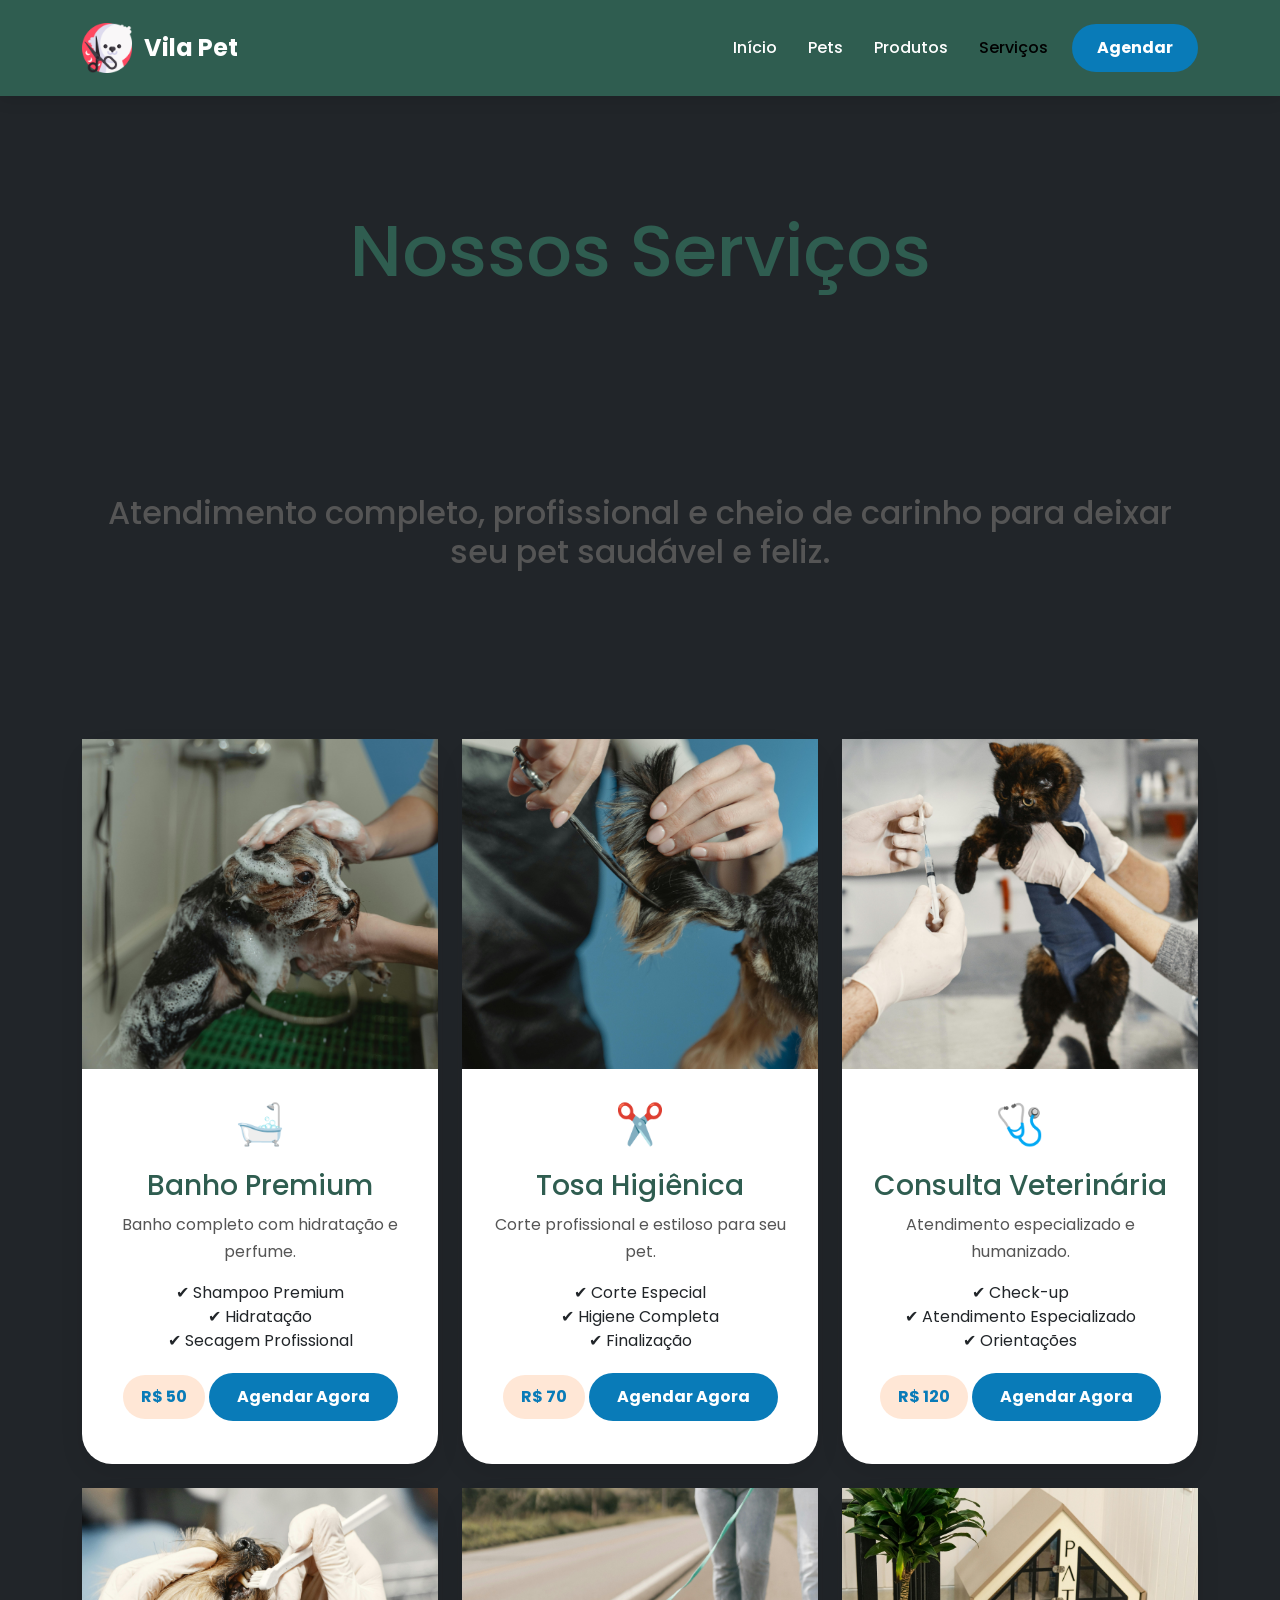
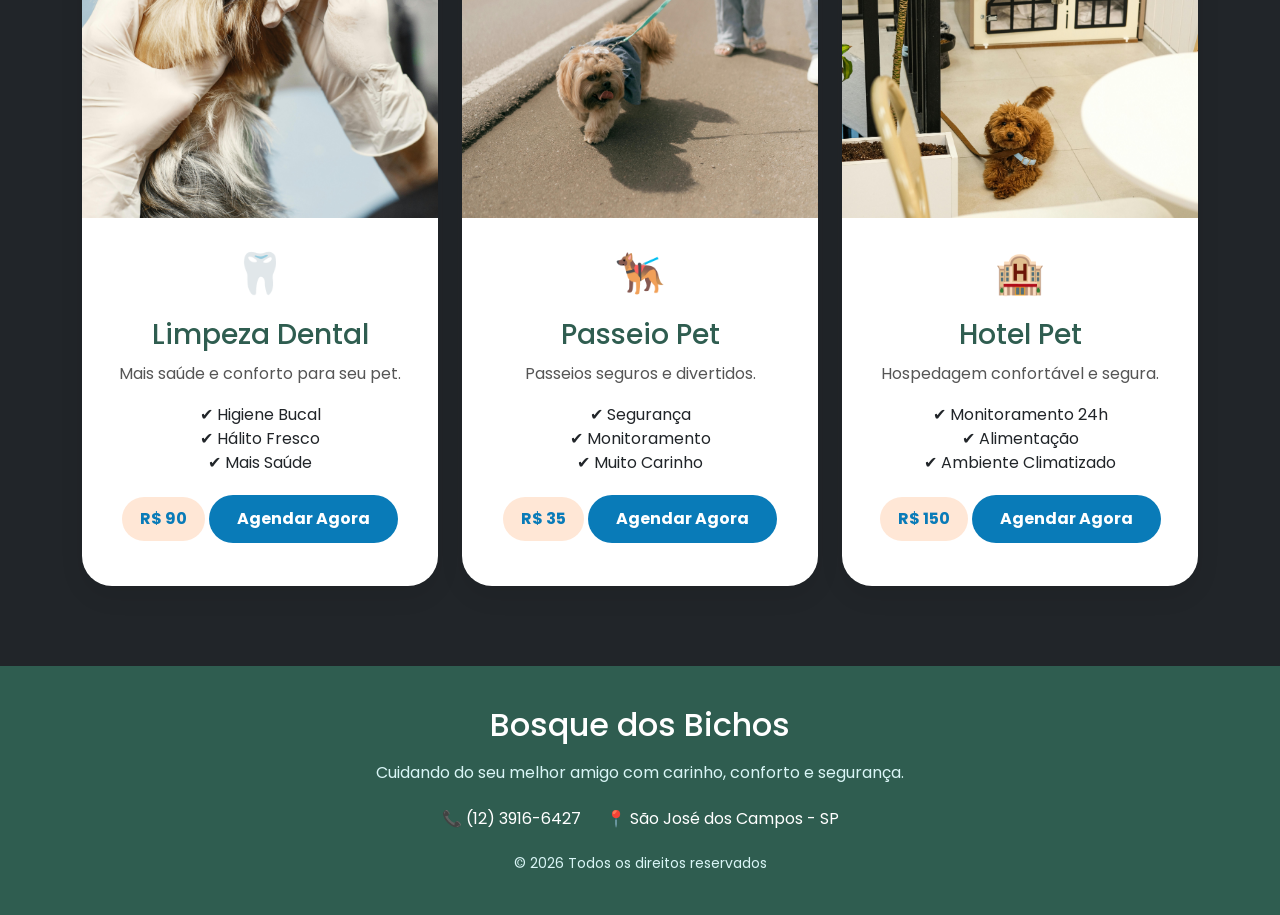
<file: servicos.html>
<!DOCTYPE html>
<html lang="pt-br">

<head>

  <!-- Services page -->
  <meta charset="UTF-8">

  <meta name="viewport" content="width=device-width, initial-scale=1.0">

  <title>Serviços | Bosque dos Bichos</title>

  <!-- BOOTSTRAP -->
  <link href="https://cdn.jsdelivr.net/npm/bootstrap@5.3.8/dist/css/bootstrap.min.css" rel="stylesheet">

  <!-- GOOGLE FONTS -->
  <link rel="preconnect" href="https://fonts.googleapis.com">

  <link rel="preconnect" href="https://fonts.gstatic.com" crossorigin>

  <link href="https://fonts.googleapis.com/css2?family=Poppins:wght@300;400;500;600;700&display=swap"
    rel="stylesheet">

  <!-- CSS -->
  <link rel="stylesheet" href="style.css">

</head>

<body>

 
  <!-- HEADER -->

  <header class="header-petshop">

    <nav class="navbar navbar-expand-lg">

      <div class="container">

        <!-- LOGO -->

        <a class="logo-petshop" href="index.html">

          <img src="img/corte-de-cabelo.png" alt="Logo Petshop">

          <span>
            Vila Pet
          </span>

        </a>

        <!-- BOTÃO MOBILE -->

        <button class="navbar-toggler"
          type="button"
          data-bs-toggle="collapse"
          data-bs-target="#menuPetshop">

          <span class="navbar-toggler-icon"></span>

        </button>

        <!-- MENU -->

        <div class="collapse navbar-collapse justify-content-end"
          id="menuPetshop">

          <ul class="navbar-nav align-items-center">

            <li class="nav-item">
              <a class="nav-link" href="index.html">
                Início
              </a>
            </li>

            <li class="nav-item">
              <a class="nav-link" href="pets.html">
                Pets
              </a>
            </li>

            <li class="nav-item">
              <a class="nav-link" href="produtos.html">
                Produtos
              </a>
            </li>

            <li class="nav-item">
              <a class="nav-link active-link" href="servicos.html">
                Serviços
              </a>
            </li>

            <li class="nav-item ms-lg-3 mt-3 mt-lg-0">

              <button class="btn-agendar"
                data-bs-toggle="modal"
                data-bs-target="#modalPet">

                Agendar 

              </button>

            </li>

          </ul>

        </div>

      </div>

    </nav>

  </header>

  <!-- BANNER -->

  <section class="banner-servicos">

    <!-- Wrap -->
    <div class="container">

      <!-- Title -->
      <h1>
        Nossos Serviços 
      </h1>

      <!-- Subtitle -->
     <h2>
      Atendimento completo, profissional e cheio de carinho para deixar seu pet saudável e feliz.
      
     </h2>
      
    
      
        
    </div>

  </section>

  <!-- SERVICES -->

  <section class="pagina-servicos">

    <!-- Wrap -->
    <div class="container">

      <!-- Grid -->
      <div class="row g-4">

        <!-- Service 1 -->

        <div class="col-lg-4 col-md-6">

          <!-- Card -->
          <div class="card-servico-moderno hidden-card">

            <img src="img/banho-pet.jpg" alt="Banho">

            <div class="conteudo-servico">

              <div class="icone-servico">
                🛁
              </div>

              <h3>
                Banho Premium
              </h3>

              <p>
                Banho completo com hidratação e perfume.
              </p>

              <ul class="lista-servicos">

                <li>✔ Shampoo Premium</li>
                <li>✔ Hidratação</li>
                <li>✔ Secagem Profissional</li>

              </ul>

              <span class="preco-servico">
                R$ 50
              </span>

              <button class="btn-servico">
                Agendar Agora
              </button>

            </div>

          </div>

        </div>

        <!-- SERVIÇO 2 -->

        <div class="col-lg-4 col-md-6">

          <div class="card-servico-moderno hidden-card">

            <img src="img/tosa-hg.jpg" alt="Tosa">

            <div class="conteudo-servico">

              <div class="icone-servico">
                ✂️
              </div>

              <h3>
                Tosa Higiênica
              </h3>

              <p>
                Corte profissional e estiloso para seu pet.
              </p>

              <ul class="lista-servicos">

                <li>✔ Corte Especial</li>
                <li>✔ Higiene Completa</li>
                <li>✔ Finalização</li>

              </ul>

              <span class="preco-servico">
                R$ 70
              </span>

              <button class="btn-servico">
                Agendar Agora
              </button>

            </div>

          </div>

        </div>

        <!-- SERVIÇO 3 -->

        <div class="col-lg-4 col-md-6">

          <div class="card-servico-moderno hidden-card  ">

            <img src="img/vet-dog2.jpg" alt="Veterinário">

            <div class="conteudo-servico">

              <div class="icone-servico">
                🩺
              </div>

              <h3>
                Consulta Veterinária
              </h3>

              <p>
                Atendimento especializado e humanizado.
              </p>

              <ul class="lista-servicos">

                <li>✔ Check-up</li>
                <li>✔ Atendimento Especializado</li>
                <li>✔ Orientações</li>

              </ul>

              <span class="preco-servico">
                R$ 120
              </span>

              <button class="btn-servico">
                Agendar Agora
              </button>

            </div>

          </div>

        </div>

        <!-- SERVIÇO 4 -->

        <div class="col-lg-4 col-md-6">

          <div class="card-servico-moderno hidden-card">

            <img src="img/limpeza-dental.jpg" alt="Dental">

            <div class="conteudo-servico">

              <div class="icone-servico">
                🦷
              </div>

              <h3>
                Limpeza Dental
              </h3>

              <p>
                Mais saúde e conforto para seu pet.
              </p>

              <ul class="lista-servicos">

                <li>✔ Higiene Bucal</li>
                <li>✔ Hálito Fresco</li>
                <li>✔ Mais Saúde</li>

              </ul>

              <span class="preco-servico">
                R$ 90
              </span>

              <button class="btn-servico">
                Agendar Agora
              </button>

            </div>

          </div>

        </div>

        <!-- SERVIÇO 5 -->

        <div class="col-lg-4 col-md-6">

          <div class="card-servico-moderno  hidden-card">

            <img src="img/passeio-pet.jpg" alt="Passeio">

            <div class="conteudo-servico">

              <div class="icone-servico">
                🐕‍🦺
              </div>

              <h3>
                Passeio Pet
              </h3>

              <p>
                Passeios seguros e divertidos.
              </p>

              <ul class="lista-servicos">

                <li>✔ Segurança</li>
                <li>✔ Monitoramento</li>
                <li>✔ Muito Carinho</li>

              </ul>

              <span class="preco-servico">
                R$ 35
              </span>

              <button class="btn-servico">
                Agendar Agora
              </button>

            </div>

          </div>

        </div>

        <!-- SERVIÇO 6 -->

        <div class="col-lg-4 col-md-6">

          <div class="card-servico-moderno  hidden-card">

            <img src="img/hotel-pet.jpg" alt="Hotel">

            <div class="conteudo-servico">

              <div class="icone-servico">
                🏨
              </div>

              <h3>
                Hotel Pet
              </h3>

              <p>
                Hospedagem confortável e segura.
              </p>

              <ul class="lista-servicos">

                <li>✔ Monitoramento 24h</li>
                <li>✔ Alimentação</li>
                <li>✔ Ambiente Climatizado</li>

              </ul>

              <span class="preco-servico">
                R$ 150
              </span>

              <button class="btn-servico">
                Agendar Agora
              </button>

            </div>

          </div>

        </div>

      </div>

    </div>

  </section>

  <!-- FOOTER -->

  <footer class="footer-petshop">

    <div class="container">

      <h3>
        Bosque dos Bichos 
      </h3>

      <p>
        Cuidando do seu melhor amigo com carinho,
        conforto e segurança.
      </p>

      <div class="footer-contato">

        <span>
          📞 (12) 3916-6427
        </span>

        <span>
          📍 São José dos Campos - SP
        </span>

      </div>

      <small>
        © 2026 Todos os direitos reservados
      </small>

    </div>

  </footer>

  <!-- MODAL -->

  <div class="modal fade"
    id="modalPet"
    tabindex="-1">

    <div class="modal-dialog modal-dialog-centered">

      <div class="modal-content">

        <!-- HEADER -->

        <div class="modal-header">

          <h2 class="modal-title">
            Agendar Banho 
          </h2>

          <button type="button"
            class="btn-close"
            data-bs-dismiss="modal">
          </button>

        </div>

        <!-- BODY -->

        <div class="modal-body">

          <!-- NOME -->

          <input type="text"
            class="form-control mb-3"
            placeholder="Nome do pet">

          <!-- RAÇA -->

          <input type="text"
            class="form-control mb-3"
            placeholder="Raça do pet">

          <!-- TELEFONE -->

          <input type="tel"
            class="form-control mb-3"
            placeholder="Telefone do responsável">

          <!-- PORTE -->

          <select class="form-select mb-3">

            <option>
              Porte do pet
            </option>

            <option>
              Pequeno
            </option>

            <option>
              Médio
            </option>

            <option>
              Grande
            </option>

          </select>

          <!-- SERVIÇO -->

          <select class="form-select mb-3">

            <option>
              Escolha um serviço
            </option>

            <option>
              Banho
            </option>

            <option>
              Banho e Tosa
            </option>

            <option>
              Consulta Veterinária
            </option>

          </select>

          <!-- DATA -->

          <input type="date"
            class="form-control mb-3">

          <!-- HORÁRIO -->

          <select class="form-select mb-3">

            <option>
              Escolha um horário
            </option>

            <option>
              09:00
            </option>

            <option>
              10:30
            </option>

            <option>
              13:00
            </option>

            <option>
              15:30
            </option>

            <option>
              17:00
            </option>

          </select>

          <!-- OBSERVAÇÕES -->

          <textarea class="form-control"
            rows="4"
            placeholder="Observações sobre o pet"></textarea>

        </div>

        <!-- FOOTER -->

        <div class="modal-footer">

          <button class="btn-modal"
            onclick="agendarPet()">

            Confirmar Agendamento

          </button>

        </div>

      </div>

    </div>

  </div>

  <!-- BOOTSTRAP -->

  <script src="https://cdn.jsdelivr.net/npm/bootstrap@5.3.8/dist/js/bootstrap.bundle.min.js"></script>
  <script src="js/script.js"></script>

</body>

</html>
</file>
<file: style.css>
* {
  margin: 0;
  padding: 0;
  box-sizing: border-box;
}


body {

  font-family: 'Poppins', sans-serif;

  
  background-color: #212529;

  
}


p {
  color: #555;
  line-height: 1.7;
}

h1,
h2,
h3 {
  color: #2F5D50;
}


.header-petshop {

  background-color: #2F5D50;

  padding: 15px 0;

 
  position: sticky;

  top: 0;

  z-index: 1000;

  box-shadow: 0 4px 15px rgba(0, 0, 0, 0.1);

}


.logo-petshop {

  display: flex;

  align-items: center;

  gap: 12px;

  text-decoration: none;

}


.logo-petshop img {

  width: 50px;

}

.logo-petshop span {

  color: white;

  font-size: 1.5rem;

  font-weight: bold;

}


.nav-link {

  color: white;

  font-weight: 500;

  margin-left: 15px;

  
  transition: 0.3s;

}


.nav-link:hover {

  color: cadetblue;

  transform: translateY(-3px);

}


.active-link {

  color: black !important;

}


.btn-agendar {

  background-color: #097BB8;

  color: white;

  border: none;

  padding: 12px 25px;

  border-radius: 30px;

  font-weight: bold;

  cursor: pointer;

  transition: 0.3s;

}

.btn-agendar:hover {

  transform: scale(1.05);

}




.hero-petshop {

  padding: 100px 0;

}


.hero-texto h1 {

  font-size: 3.2rem;

  font-weight: bold;

  margin-bottom: 20px;

}


.hero-texto p {

  font-size: 1.1rem;

  margin-bottom: 30px;

}


.hero-beneficios {

  display: flex;

  gap: 15px;

  flex-wrap: wrap;

}


.hero-beneficios span {

  background-color: white;

  padding: 10px 18px;

  border-radius: 30px;

  box-shadow: 0 5px 15px rgba(0, 0, 0, 0.08);

}


.hero-imagem img {

  width: 100%;

  max-width: 600px;

  border-radius: 30px;

  box-shadow: 0 10px 30px rgba(0, 0, 0, 0.15);

}


/* SERVIÇOS */



.servicos {

  padding: 80px 10%;

  text-align: center;

}


.servicos h2 {

  font-size: 2.5rem;

  margin-bottom: 50px;

}


.cards-servicos {



  display: flex;

  justify-content: center;

  gap: 30px;

  flex-wrap: wrap;

}


.card-servico {

  width: 350px;

  background-color: white;

  border-radius: 25px;

  overflow: hidden;

  box-shadow: 0 8px 20px rgba(0, 0, 0, 0.08);

  transition: 0.3s;

}


.card-servico:hover {

  transform: translateY(-3px);

}

.card-servico img {

  width: 100%;

  height: 220px;

  object-fit: cover;

}


.card-servico h3 {

  margin-top: 20px;

  font-size: 1.8rem;

}


.card-servico p {

  padding: 15px;

}

.card-servico a {
  color: white;
}

.card-servico button {

  background-color: #097BB8;

  color: white;

  border: none;

  padding: 12px 25px;

  border-radius: 12px;

  margin-bottom: 25px;

  cursor: pointer;

  transition: 0.3s;

}


.card-servico button:hover {

  transform: scale(1.05);

}


/* CARROSSEL */



.carrossel-petshop {

  padding-bottom: 60px;

}

.carousel-item {

  height: 600px;

  overflow: hidden;

  border-radius: 30px;

}


.imagem-carrossel {

  width: 80%;

  height: 500px;

  object-fit: cover;

  display: block;

  margin: auto;

  border-radius: 30px;

}


.carousel-caption {

  background-color: rgba(255, 255, 255, 0.95);

  padding: 30px;

  border-radius: 25px;

  max-width: 550px;

  margin: auto;

  bottom: 50px;

  box-shadow: 0 10px 25px rgba(0, 0, 0, 0.15);

}


.carousel-caption h2 {

  font-size: 2rem;

}

.carousel-control-prev-icon,
.carousel-control-next-icon {

  background-color: rgba(0, 0, 0, 0.5);

  border-radius: 50%;

  padding: 20px;

}


/* FOOTER */



.footer-petshop {

  background-color: #2F5D50;

  padding: 40px 20px;

  text-align: center;

}


.footer-petshop h3 {

  color: white;

  font-size: 2rem;

  margin-bottom: 15px;

}


.footer-petshop p {

  color: #d9f5f6;

  margin-bottom: 20px;

}


.footer-contato {

  display: flex;

  justify-content: center;

  gap: 25px;

  flex-wrap: wrap;

  margin-bottom: 20px;

  color: white;

}


.footer-petshop small {

  color: #d9f5f6;

}


/* MODAL */

.modal-content {

  border-radius: 25px;

  border: none;

}


.modal-header {

  background-color: #2F5D50;

  color: white;

}


.modal-body {

  padding: 30px;

}

/* FORM */
.form-control,
.form-select {

  padding: 12px;

  border-radius: 12px;

}

/* MODAL FOOTER */
.modal-footer {

  border-top: none;

}


.btn-modal {

  background-color: #097BB8;

  color: white;

  border: none;

  padding: 12px 25px;

  border-radius: 30px;

  font-weight: bold;

  transition: 0.3s;

}


.btn-modal:hover {

  transform: scale(1.02);

}



/* PETS */



.hero-pets {

  padding: 80px 0;

}


.hero-pets-texto {

  text-align: center;

}


.hero-pets-texto h1 {

  font-size: 3rem;

  margin-bottom: 20px;

}


.hero-pets-texto h2 {

  color: #555;

}

.card-pet {

  background-color: white;

  border-radius: 25px;

  padding: 20px;

  text-align: center;

  box-shadow: 0 8px 20px rgba(0, 0, 0, 0.08);

  transition: 0.3s;

}

.card-pet:hover {

  transform: translateY(-3px);

}

.card-pet img {

  width: 100%;

  height: 280px;

  object-fit: cover;

  border-radius: 22px;

  margin-bottom: 20px;

}

.tags-pet {

  display: flex;

  justify-content: center;

  gap: 10px;

  flex-wrap: wrap;

  margin: 20px 0;

}

.tags-pet span {

  background-color: #FFE7D6;

  color: #23463C;

  padding: 8px 16px;

  border-radius: 30px;

  font-size: 0.9rem;

  font-weight: bold;

}

.btn-adotar {

  background-color: #097BB8;

  color: white;

  border: none;

  padding: 12px 30px;

  border-radius: 30px;

  font-weight: bold;

  transition: 0.3s;

}

.btn-adotar:hover {

  background-color: #23463C;

  transform: scale(1.05);

}


/* PRODUTOS */
.pagina-produtos {

  padding: 80px 0;

}

.card-produto {

  background-color: white;

  border-radius: 25px;

  padding: 20px;

  text-align: center;

  box-shadow: 0 8px 20px rgba(0, 0, 0, 0.08);

  transition: 0.3s;

  height: 100%;

}

.card-produto:hover {

  transform: translateY(-3px);

}

.card-produto img {

  width: 100%;

  height: 220px;

  object-fit: cover;

  border-radius: 20px;

  margin-bottom: 20px;

}

.badge-produto {

  background-color: #097BB8;

  color: white;

  padding: 8px 14px;

  border-radius: 30px;

  display: inline-block;

  font-size: 0.8rem;

  font-weight: bold;

  margin-bottom: 15px;

}

.avaliacao-produto {

  font-size: 1.1rem;

  margin-bottom: 15px;

}

.btn-comprar {

  margin: 15px;

  background-color: #097BB8;

  color: white;

  border: none;

  padding: 12px 25px;

  border-radius: 30px;

  font-weight: bold;

  transition: 0.3s;

}


/* SERVIÇOS */

.banner-servicos {

  text-align: center;

  padding: 80px 20px;

}

.banner-servicos h1 {
  margin: 2rem;

  font-size: 4.5rem;

  color: #2F5D50;

}

.banner-servicos h2 {

  font-size: 2rem;
  color: #555;
  margin-top: 200px;

}

.pagina-servicos {

  padding: 80px 0;

}

.card-servico-moderno {

  background-color: white;

  border-radius: 30px;



  box-shadow: 0 10px 25px rgba(0, 0, 0, 0.08);

  transition: 0.4s;

  height: 100%;

}

.card-servico-moderno:hover {

  transform: translateY(-3px);

}

.card-servico-moderno img {

  width: 100%;

  height: 330px;

  object-fit: cover;

}


.conteudo-servico {

  padding: 25px;

  text-align: center;

}


.icone-servico {

  font-size: 2.5rem;

  margin-bottom: 15px;

}

.lista-servicos {

  list-style: none;

  padding: 0;

  margin-bottom: 20px;

}

.preco-servico {

  display: inline-block;

  background-color: #FFE7D6;

  color: #097BB8;

  padding: 10px 18px;

  border-radius: 30px;

  font-weight: bold;

  margin-bottom: 20px;

}

.btn-servico {

  background-color: #097BB8;

  color: white;

  border: none;

  padding: 12px 28px;

  border-radius: 30px;

  font-weight: bold;

  transition: 0.3s;

}

.btn-servico:hover {

  background-color: #23463C;

  transform: scale(1.05);

}



@media(max-width:768px) {

  .hero-petshop {

    text-align: center;

    padding: 70px 20px;

  }

  .hero-texto h1 {

    font-size: 2.3rem;

  }

  .hero-beneficios {

    justify-content: center;

  }

  .hero-imagem {

    margin-top: 40px;

  }

  .cards-servicos {

    flex-direction: column;

    align-items: center;

  }

  .carousel-item {

    height: auto;

  }

  .imagem-carrossel {

    width: 100%;

    height: 300px;

  }

  .carousel-caption {

    position: static;

    margin-top: 20px;

  }

  .hero-pets-texto h1,
  .banner-servicos h1 {

    font-size: 3.2rem;

  }

}
</file>
